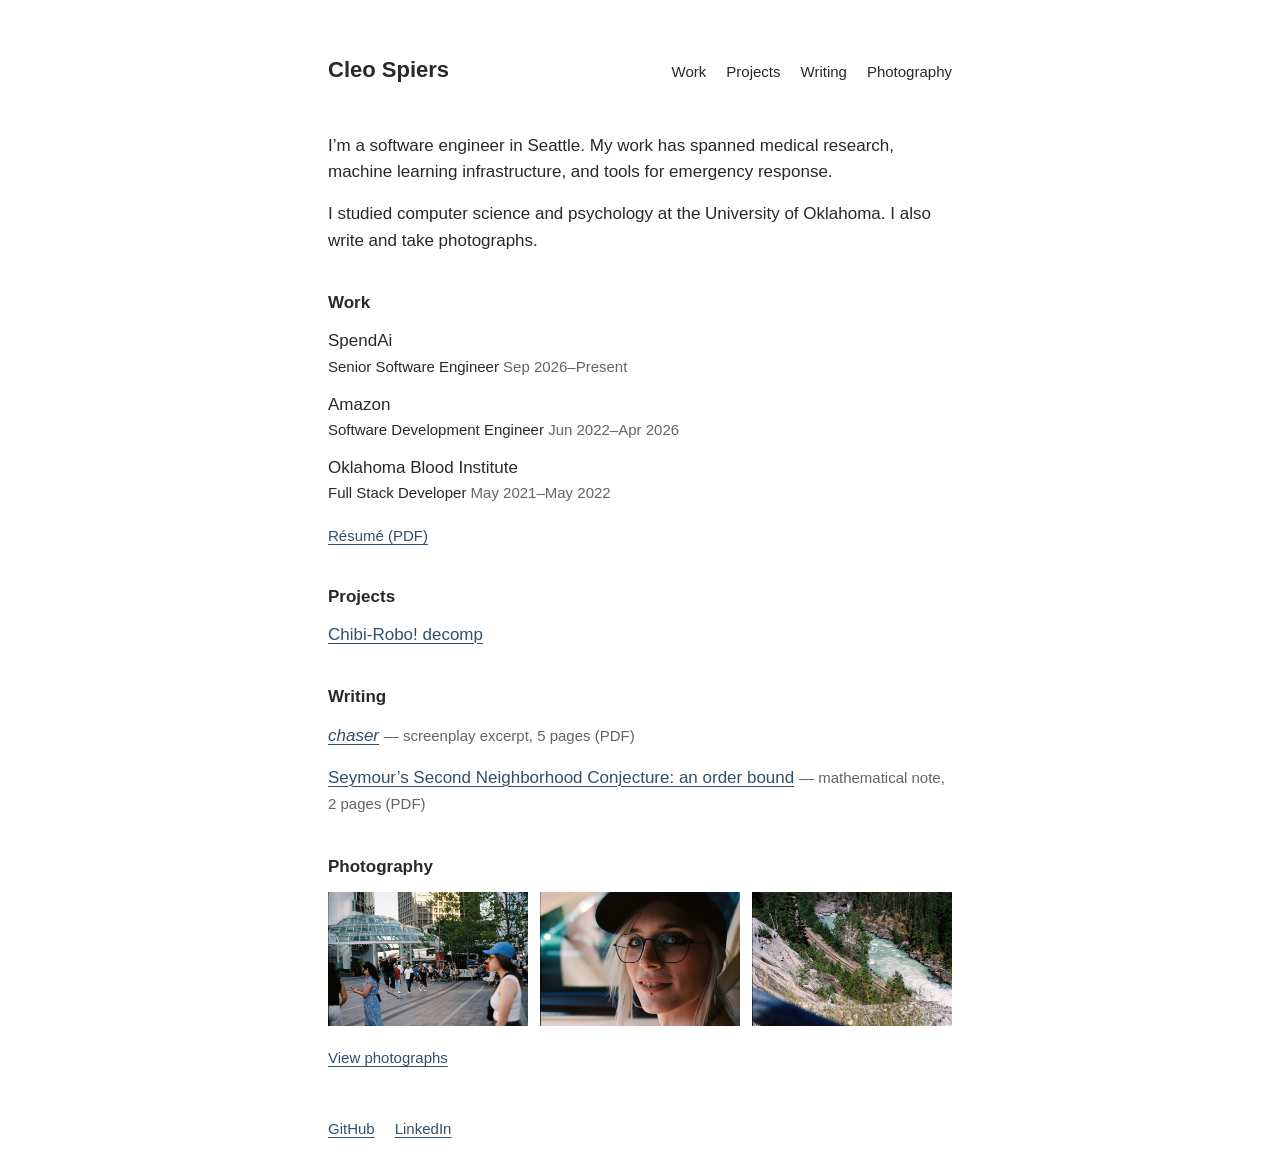
<file: index.html>
<!doctype html>
<html lang="en">
<head>
  <meta charset="utf-8">
  <meta name="viewport" content="width=device-width, initial-scale=1">
  <meta name="description" content="Cleo Spiers is a software engineer based in Seattle. Projects, writing, and photography.">
  <title>Cleo Spiers — Software Engineer, Writing &amp; Photography</title>
  <link rel="canonical" href="https://cleosp.com/">
  <link rel="icon" href="favicon.svg" type="image/svg+xml">
  <link rel="icon" href="favicon.ico" sizes="16x16 32x32 48x48">
  <meta property="og:type" content="website">
  <meta property="og:site_name" content="Cleo Spiers">
  <meta property="og:locale" content="en_US">
  <meta property="og:title" content="Cleo Spiers — Software Engineer, Writing &amp; Photography">
  <meta property="og:description" content="Cleo Spiers is a software engineer based in Seattle. Projects, writing, and photography.">
  <meta property="og:url" content="https://cleosp.com/">
  <meta property="og:image" content="https://cleosp.com/assets/photos/skateboarder-large.jpg">
  <meta property="og:image:type" content="image/jpeg">
  <meta property="og:image:width" content="2000">
  <meta property="og:image:height" content="1338">
  <meta property="og:image:alt" content="A skateboarder mid-jump among pedestrians in a city plaza. Photograph by Cleo Spiers.">
  <meta name="twitter:card" content="summary_large_image">
  <meta name="twitter:title" content="Cleo Spiers — Software Engineer, Writing &amp; Photography">
  <meta name="twitter:description" content="Cleo Spiers is a software engineer based in Seattle. Projects, writing, and photography.">
  <meta name="twitter:image" content="https://cleosp.com/assets/photos/skateboarder-large.jpg">
  <meta name="twitter:image:alt" content="A skateboarder mid-jump among pedestrians in a city plaza. Photograph by Cleo Spiers.">
  <script type="application/ld+json">
  {
    "@context": "https://schema.org",
    "@graph": [
      {
        "@type": "WebSite",
        "@id": "https://cleosp.com/#website",
        "url": "https://cleosp.com/",
        "name": "Cleo Spiers",
        "inLanguage": "en",
        "publisher": { "@id": "https://cleosp.com/#person" }
      },
      {
        "@type": "ProfilePage",
        "@id": "https://cleosp.com/#webpage",
        "url": "https://cleosp.com/",
        "name": "Cleo Spiers — Software Engineer, Writing & Photography",
        "description": "Cleo Spiers is a software engineer based in Seattle. Projects, writing, and photography.",
        "inLanguage": "en",
        "isPartOf": { "@id": "https://cleosp.com/#website" },
        "mainEntity": { "@id": "https://cleosp.com/#person" }
      },
      {
        "@type": "Person",
        "@id": "https://cleosp.com/#person",
        "name": "Cleo Spiers",
        "url": "https://cleosp.com/",
        "jobTitle": "Software Engineer",
        "homeLocation": { "@type": "Place", "name": "Seattle" },
        "alumniOf": { "@type": "CollegeOrUniversity", "name": "University of Oklahoma" },
        "sameAs": ["https://github.com/CleoSp", "https://www.linkedin.com/in/cleo-spiers/"]
      }
    ]
  }
  </script>
  <link rel="stylesheet" href="style.css">
</head>
<body>
  <a class="skip-link" href="#main">Skip to content</a>
  <div class="layout">
    <header class="site-header">
      <h1 class="site-name">Cleo Spiers</h1>
      <nav aria-label="Main navigation">
        <a href="index.html#work">Work</a>
        <a href="index.html#projects">Projects</a>
        <a href="index.html#writing">Writing</a>
        <a href="photography.html">Photography</a>
      </nav>
    </header>
    <main id="main">
      <div class="introduction">
        <p>I’m a software engineer in Seattle. My work has spanned medical research, machine learning infrastructure, and tools for emergency response.</p>
        <p>I studied computer science and psychology at the University of Oklahoma. I also write and take photographs.</p>
      </div>

      <section id="work" aria-labelledby="work-heading">
        <h2 id="work-heading">Work</h2>
        <dl class="employment-list">
          <div>
            <dt>SpendAi</dt>
            <dd>Senior Software Engineer <span class="meta"><time datetime="2026-09">Sep 2026</time>–Present</span></dd>
          </div>
          <div>
            <dt>Amazon</dt>
            <dd>Software Development Engineer <span class="meta"><time datetime="2022-06">Jun 2022</time>–<time datetime="2026-04">Apr 2026</time></span></dd>
          </div>
          <div>
            <dt>Oklahoma Blood Institute</dt>
            <dd>Full Stack Developer <span class="meta"><time datetime="2021-05">May 2021</time>–<time datetime="2022-05">May 2022</time></span></dd>
          </div>
        </dl>
        <p class="document-links"><a href="assets/cleo-spiers-resume.pdf">Résumé (PDF)</a></p>
      </section>

      <section id="projects" aria-labelledby="projects-heading">
        <h2 id="projects-heading">Projects</h2>
        <p><a href="chibirobo-decomp/">Chibi-Robo! decomp</a></p>
      </section>

      <section id="writing" aria-labelledby="writing-heading">
        <h2 id="writing-heading">Writing</h2>
        <p><a href="assets/chaser-excerpt.pdf"><i>chaser</i></a> <span class="meta">— screenplay excerpt, 5 pages (PDF)</span></p>
        <p><a href="assets/seymour-order-bound.pdf">Seymour’s Second Neighborhood Conjecture: an order bound</a> <span class="meta">— mathematical note, 2 pages (PDF)</span></p>
      </section>

      <section id="photography" aria-labelledby="photography-heading">
        <h2 id="photography-heading">Photography</h2>
        <div class="photo-preview">
          <a href="photography.html#skateboarder"><img src="assets/photos/skateboarder-small.jpg" srcset="assets/photos/skateboarder-small.jpg 800w, assets/photos/skateboarder-large.jpg 2000w" sizes="(max-width: 34rem) 30vw, 195px" width="800" height="535" alt="A skateboarder mid-jump among pedestrians in a city plaza." loading="lazy" decoding="async"></a>
          <a href="photography.html#portrait-close"><img src="assets/photos/portrait-close-small.jpg" srcset="assets/photos/portrait-close-small.jpg 800w, assets/photos/portrait-close-large.jpg 2000w" sizes="(max-width: 34rem) 30vw, 195px" width="800" height="535" alt="A close portrait of a person wearing glasses and a black cap." loading="lazy" decoding="async"></a>
          <a href="photography.html#river-and-railway"><img src="assets/photos/river-and-railway-small.jpg" srcset="assets/photos/river-and-railway-small.jpg 800w, assets/photos/river-and-railway-large.jpg 2000w" sizes="(max-width: 34rem) 30vw, 195px" width="800" height="535" alt="Railway tracks follow a pale blue river through a rocky forested gorge." loading="lazy" decoding="async"></a>
        </div>
        <p class="document-links"><a href="photography.html">View photographs</a></p>
      </section>
    </main>
    <footer>
      <a href="https://github.com/CleoSp" rel="me">GitHub</a>
      <a href="https://www.linkedin.com/in/cleo-spiers/" rel="me">LinkedIn</a>
    </footer>
  </div>
</body>
</html>
</file>
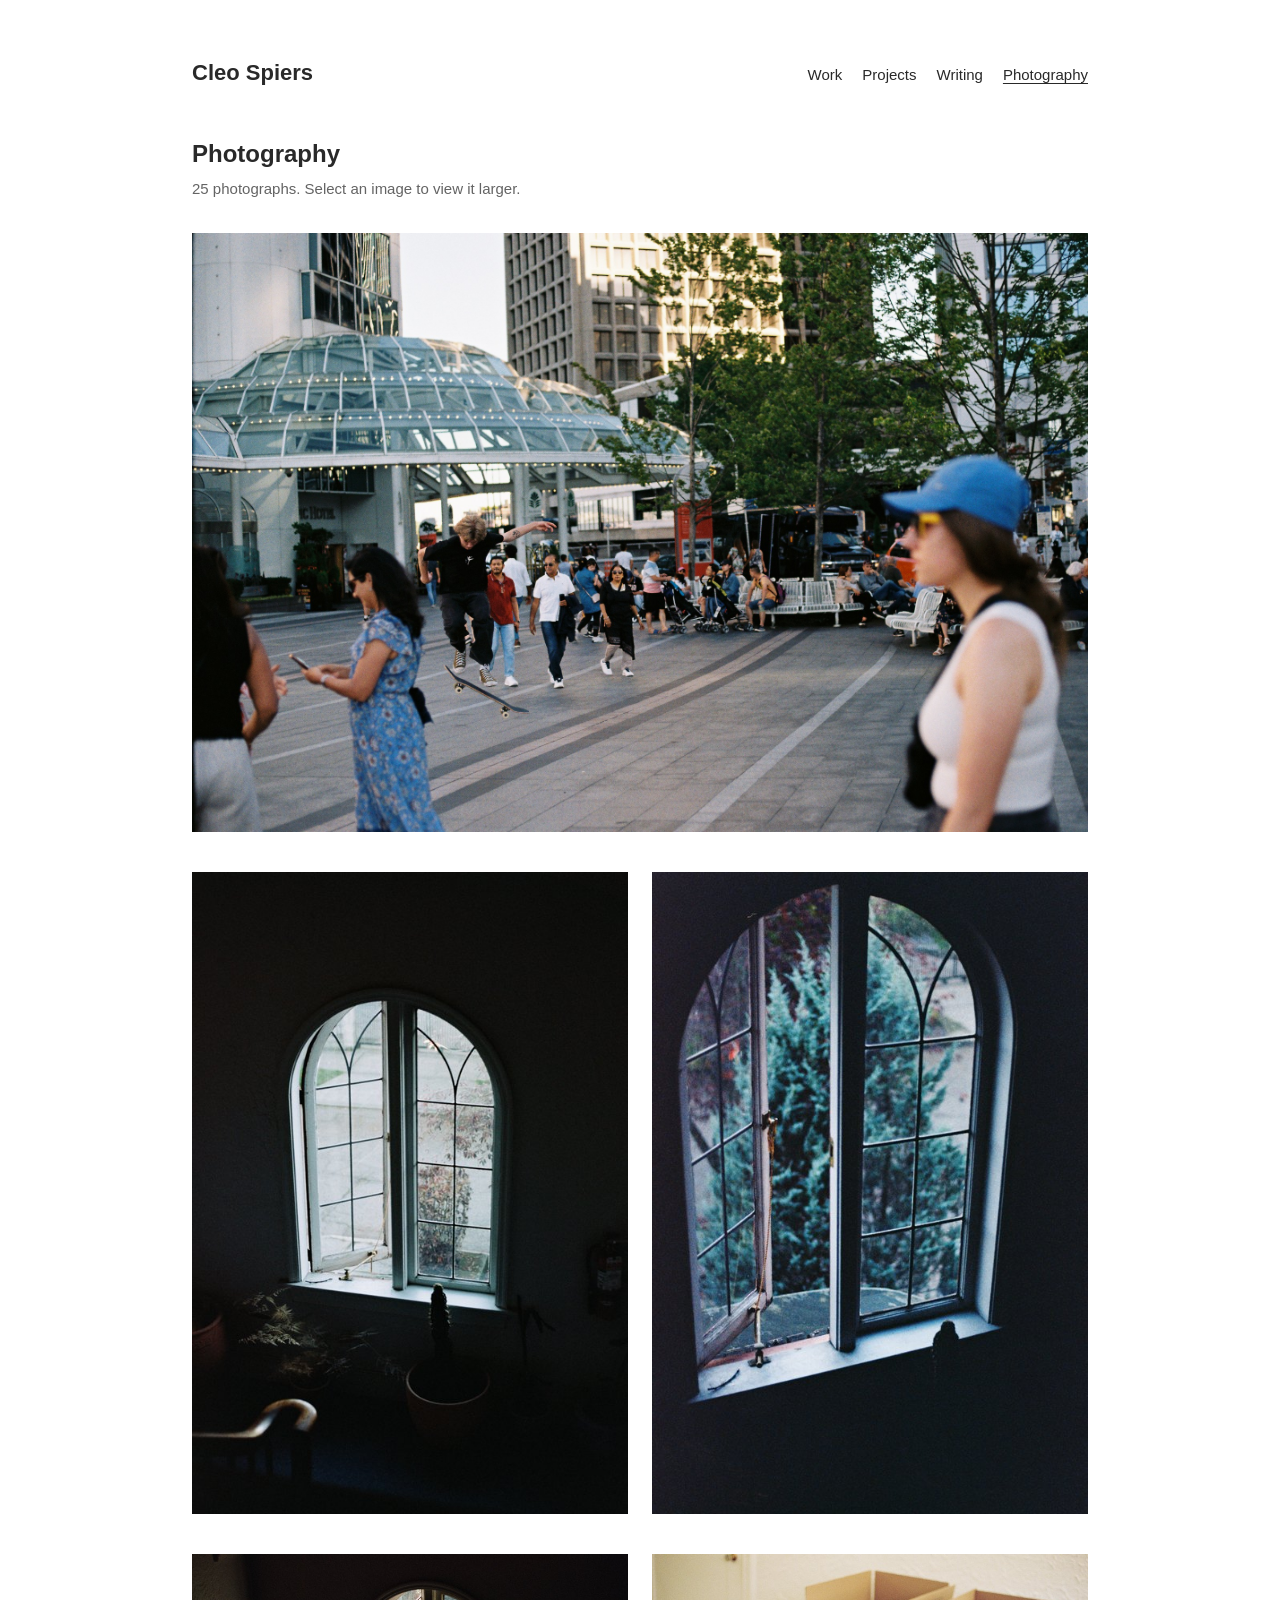
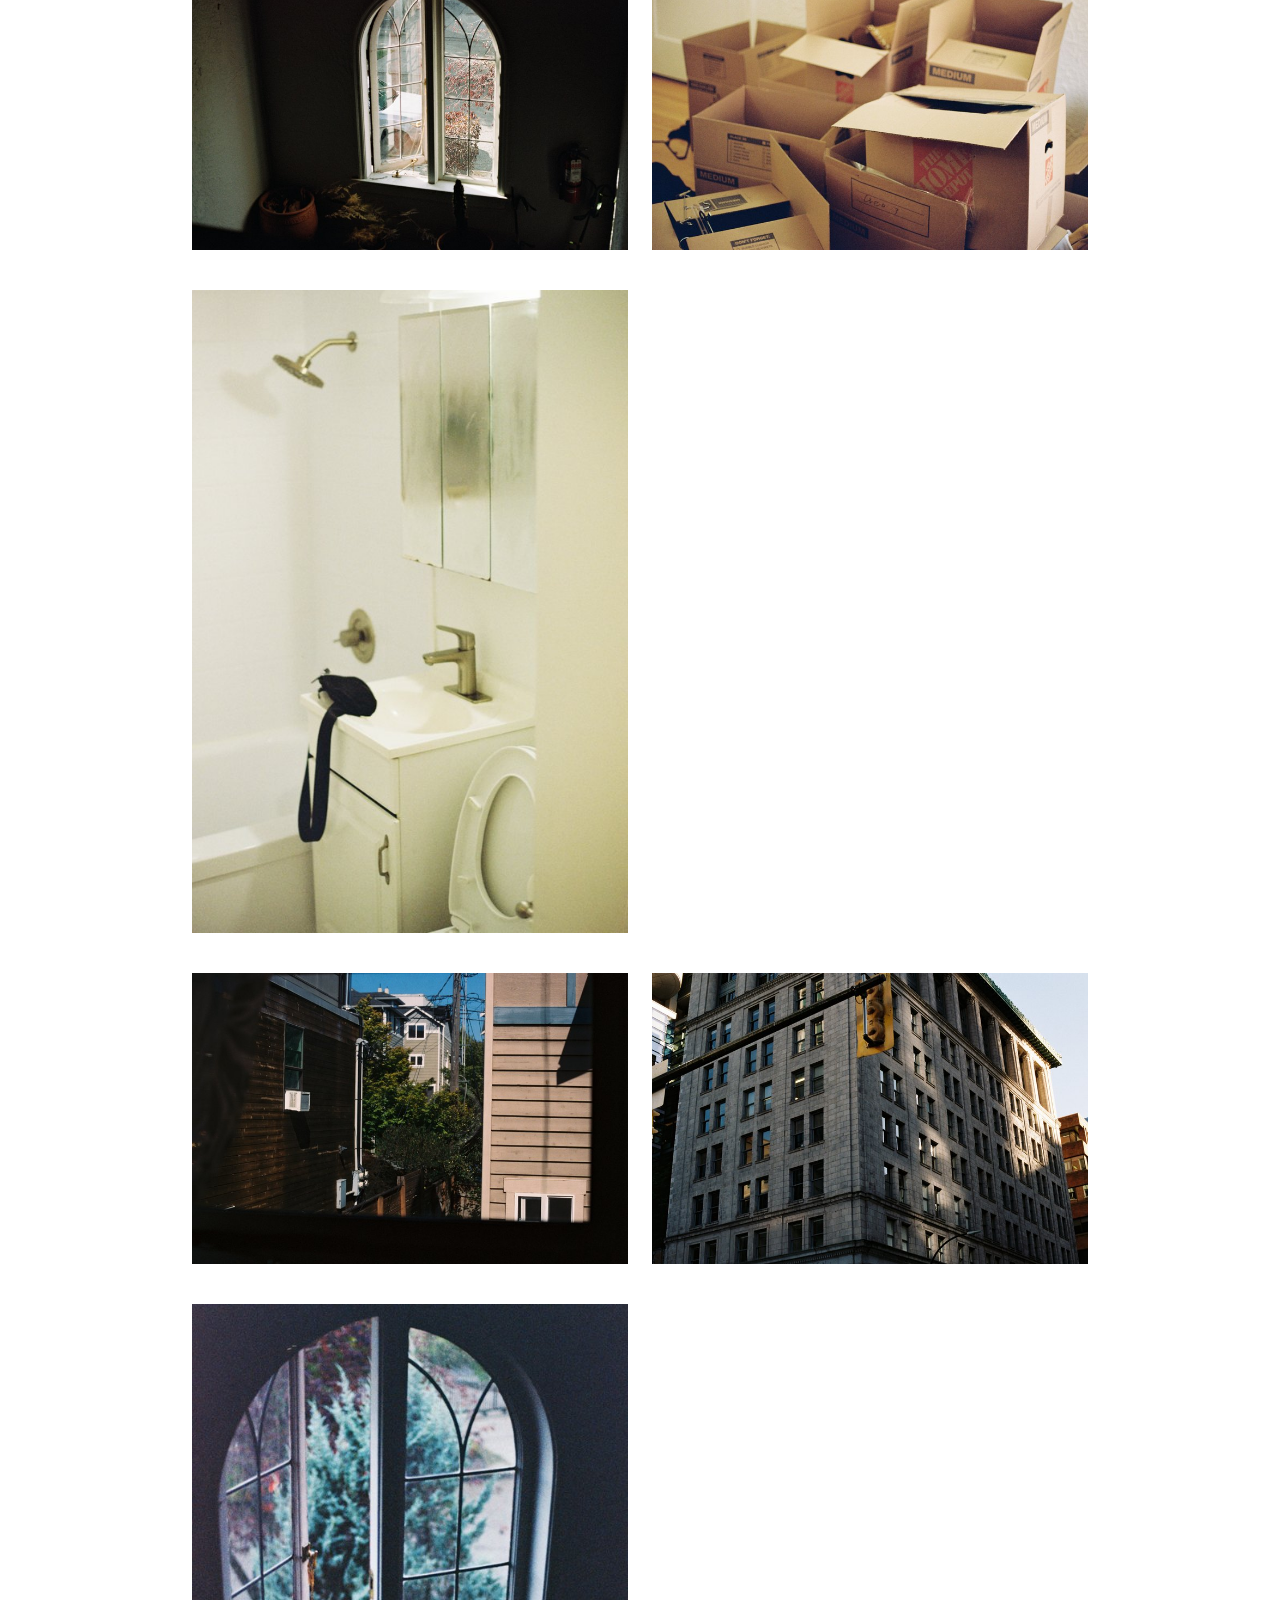
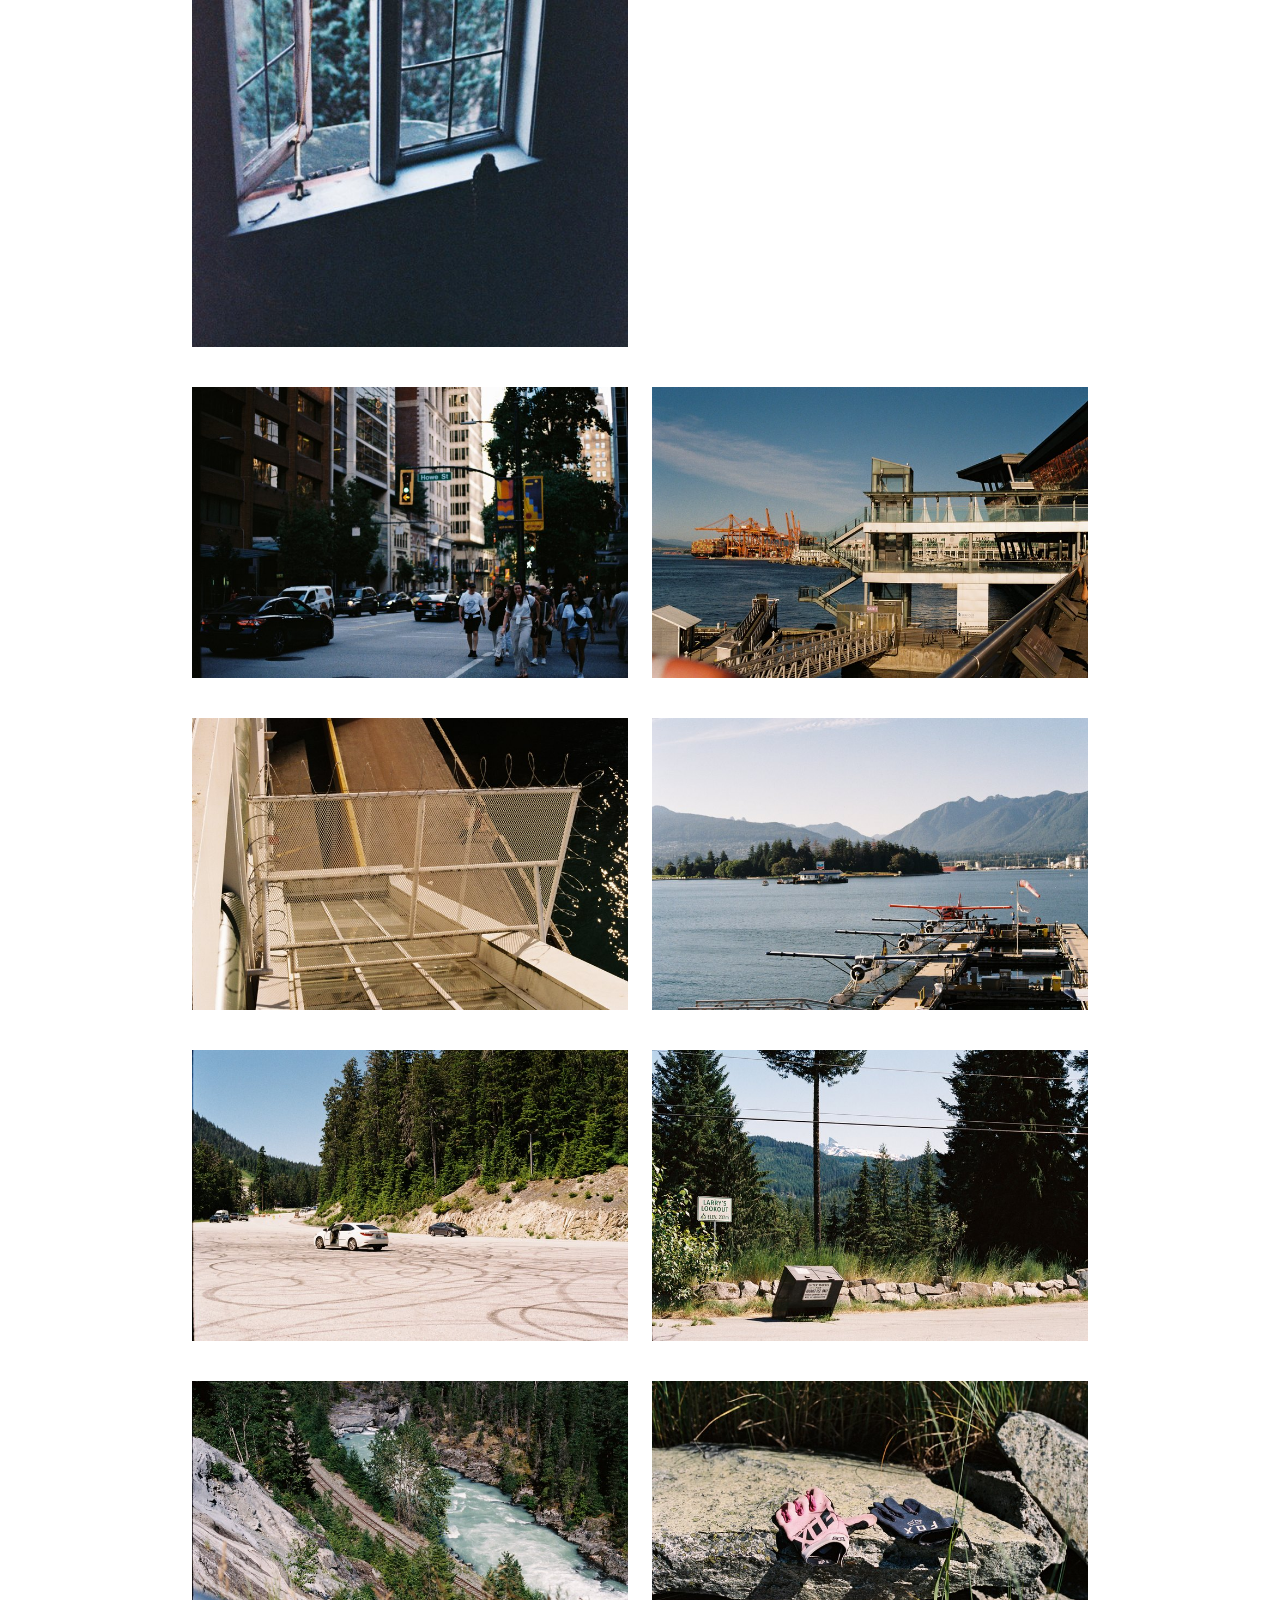
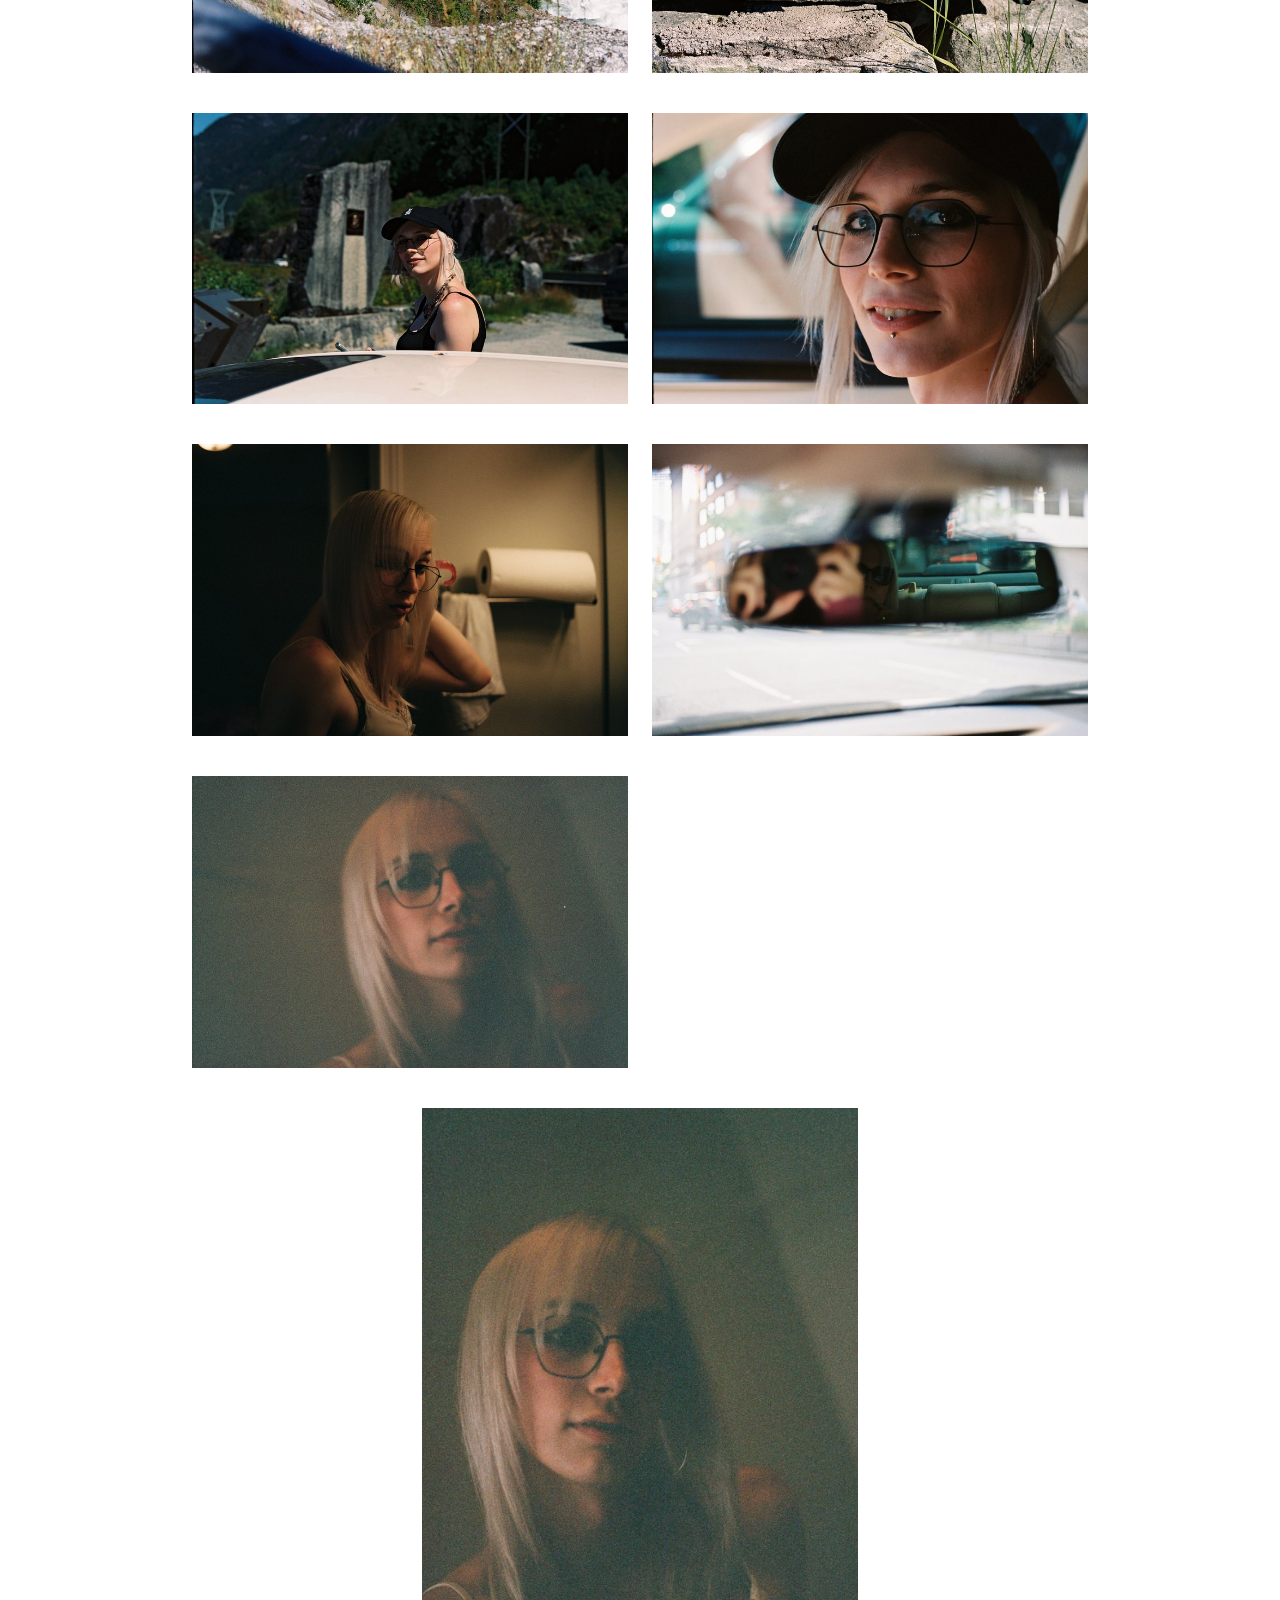
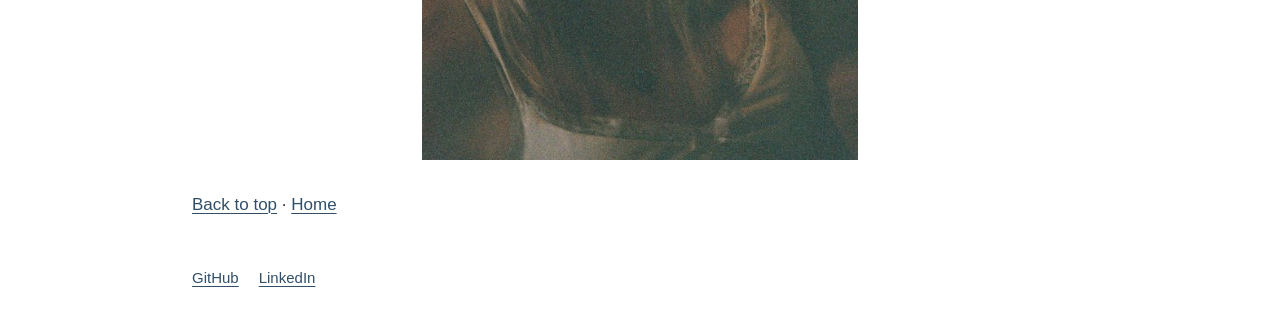
<file: photography.html>
<!doctype html>
<html lang="en">
<head>
  <meta charset="utf-8">
  <meta name="viewport" content="width=device-width, initial-scale=1">
  <meta name="description" content="Photographs by Cleo Spiers. A collection of portraits, interiors, streets, and landscapes.">
  <title>Photography — Cleo Spiers</title>
  <link rel="canonical" href="https://cleosp.com/photography.html">
  <link rel="icon" href="favicon.svg" type="image/svg+xml">
  <link rel="icon" href="favicon.ico" sizes="16x16 32x32 48x48">
  <meta property="og:type" content="website">
  <meta property="og:site_name" content="Cleo Spiers">
  <meta property="og:locale" content="en_US">
  <meta property="og:title" content="Photography — Cleo Spiers">
  <meta property="og:description" content="Photographs by Cleo Spiers. A collection of portraits, interiors, streets, and landscapes.">
  <meta property="og:url" content="https://cleosp.com/photography.html">
  <meta property="og:image" content="https://cleosp.com/assets/photos/skateboarder-large.jpg">
  <meta property="og:image:type" content="image/jpeg">
  <meta property="og:image:width" content="2000">
  <meta property="og:image:height" content="1338">
  <meta property="og:image:alt" content="A skateboarder mid-jump among pedestrians in a city plaza. Photograph by Cleo Spiers.">
  <meta name="twitter:card" content="summary_large_image">
  <meta name="twitter:title" content="Photography — Cleo Spiers">
  <meta name="twitter:description" content="Photographs by Cleo Spiers. A collection of portraits, interiors, streets, and landscapes.">
  <meta name="twitter:image" content="https://cleosp.com/assets/photos/skateboarder-large.jpg">
  <meta name="twitter:image:alt" content="A skateboarder mid-jump among pedestrians in a city plaza. Photograph by Cleo Spiers.">
  <script type="application/ld+json">
  {
    "@context": "https://schema.org",
    "@type": "CollectionPage",
    "@id": "https://cleosp.com/photography.html#webpage",
    "url": "https://cleosp.com/photography.html",
    "name": "Photography — Cleo Spiers",
    "description": "Photographs by Cleo Spiers. A collection of portraits, interiors, streets, and landscapes.",
    "inLanguage": "en",
    "isPartOf": { "@type": "WebSite", "@id": "https://cleosp.com/#website", "url": "https://cleosp.com/", "name": "Cleo Spiers" },
    "creator": { "@type": "Person", "@id": "https://cleosp.com/#person", "name": "Cleo Spiers", "url": "https://cleosp.com/" },
    "primaryImageOfPage": {
      "@type": "ImageObject",
      "contentUrl": "https://cleosp.com/assets/photos/skateboarder-large.jpg",
      "caption": "A skateboarder mid-jump among pedestrians in a city plaza.",
      "width": 2000,
      "height": 1338,
      "creator": { "@id": "https://cleosp.com/#person" }
    }
  }
  </script>
  <link rel="stylesheet" href="style.css">
</head>
<body>
  <a class="skip-link" href="#main">Skip to content</a>
  <div class="layout photography-layout">
    <header class="site-header">
      <a class="site-name" href="index.html">Cleo Spiers</a>
      <nav aria-label="Main navigation">
        <a href="index.html#work">Work</a>
        <a href="index.html#projects">Projects</a>
        <a href="index.html#writing">Writing</a>
        <a href="photography.html" aria-current="page">Photography</a>
      </nav>
    </header>
    <main id="main">
      <h1>Photography</h1>
      <p class="meta">25 photographs. Select an image to view it larger.</p>
      <div class="photo-gallery">
        <figure id="skateboarder" class="gallery-opening">
          <a href="assets/photos/skateboarder-large.jpg" aria-label="View larger photograph: A skateboarder mid-jump among pedestrians in a city plaza.">
            <img src="assets/photos/skateboarder-small.jpg" srcset="assets/photos/skateboarder-small.jpg 800w, assets/photos/skateboarder-large.jpg 2000w" sizes="(max-width: 34rem) calc(100vw - 40px), (max-width: 960px) calc(100vw - 64px), 896px" width="800" height="535" alt="A skateboarder mid-jump among pedestrians in a city plaza." loading="eager" decoding="async">
          </a>
        </figure>
        <figure id="scan-071">
          <a href="assets/photos/scan-071-large.jpg" aria-label="View larger photograph: An arched window lights plants in a dark room.">
            <img src="assets/photos/scan-071-small.jpg" srcset="assets/photos/scan-071-small.jpg 543w, assets/photos/scan-071-large.jpg 1357w" sizes="(max-width: 34rem) calc(100vw - 40px), (max-width: 960px) calc((100vw - 88px) / 2), 436px" width="543" height="800" alt="An arched window lights plants in a dark room." loading="lazy" decoding="async">
          </a>
        </figure>
        <figure id="scan-070">
          <a href="assets/photos/scan-070-large.jpg" aria-label="View larger photograph: Trees seen through an open arched window.">
            <img src="assets/photos/scan-070-small.jpg" srcset="assets/photos/scan-070-small.jpg 543w, assets/photos/scan-070-large.jpg 1357w" sizes="(max-width: 34rem) calc(100vw - 40px), (max-width: 960px) calc((100vw - 88px) / 2), 436px" width="543" height="800" alt="Trees seen through an open arched window." loading="lazy" decoding="async">
          </a>
        </figure>
        <figure id="scan-065">
          <a href="assets/photos/scan-065-large.jpg" aria-label="View larger photograph: Sunlight falls through an arched window onto potted plants.">
            <img src="assets/photos/scan-065-small.jpg" srcset="assets/photos/scan-065-small.jpg 800w, assets/photos/scan-065-large.jpg 2000w" sizes="(max-width: 34rem) calc(100vw - 40px), (max-width: 960px) calc((100vw - 88px) / 2), 436px" width="800" height="543" alt="Sunlight falls through an arched window onto potted plants." loading="lazy" decoding="async">
          </a>
        </figure>
        <figure id="scan-072">
          <a href="assets/photos/scan-072-large.jpg" aria-label="View larger photograph: Open cardboard moving boxes spread across a room.">
            <img src="assets/photos/scan-072-small.jpg" srcset="assets/photos/scan-072-small.jpg 800w, assets/photos/scan-072-large.jpg 2000w" sizes="(max-width: 34rem) calc(100vw - 40px), (max-width: 960px) calc((100vw - 88px) / 2), 436px" width="800" height="543" alt="Open cardboard moving boxes spread across a room." loading="lazy" decoding="async">
          </a>
        </figure>
        <figure id="scan-075">
          <a href="assets/photos/scan-075-large.jpg" aria-label="View larger photograph: A camera rests on the sink in a softly lit bathroom.">
            <img src="assets/photos/scan-075-small.jpg" srcset="assets/photos/scan-075-small.jpg 543w, assets/photos/scan-075-large.jpg 1357w" sizes="(max-width: 34rem) calc(100vw - 40px), (max-width: 960px) calc((100vw - 88px) / 2), 436px" width="543" height="800" alt="A camera rests on the sink in a softly lit bathroom." loading="lazy" decoding="async">
          </a>
        </figure>
        <figure id="scan-064">
          <a href="assets/photos/scan-064-large.jpg" aria-label="View larger photograph: A tall stack of moving boxes beside a white door.">
            <img src="assets/photos/scan-064-small.jpg" srcset="assets/photos/scan-064-small.jpg 543w, assets/photos/scan-064-large.jpg 1357w" sizes="(max-width: 34rem) calc(100vw - 40px), (max-width: 960px) calc((100vw - 88px) / 2), 436px" width="543" height="800" alt="A tall stack of moving boxes beside a white door." loading="lazy" decoding="async">
          </a>
        </figure>
        <figure id="between-houses">
          <a href="assets/photos/between-houses-large.jpg" aria-label="View larger photograph: Sunlight and shadow fall across two houses and the narrow space between them.">
            <img src="assets/photos/between-houses-small.jpg" srcset="assets/photos/between-houses-small.jpg 800w, assets/photos/between-houses-large.jpg 2000w" sizes="(max-width: 34rem) calc(100vw - 40px), (max-width: 960px) calc((100vw - 88px) / 2), 436px" width="800" height="535" alt="Sunlight and shadow fall across two houses and the narrow space between them." loading="lazy" decoding="async">
          </a>
        </figure>
        <figure id="stone-building">
          <a href="assets/photos/stone-building-large.jpg" aria-label="View larger photograph: Late sunlight catches the corner of a stone building beneath a traffic signal.">
            <img src="assets/photos/stone-building-small.jpg" srcset="assets/photos/stone-building-small.jpg 800w, assets/photos/stone-building-large.jpg 2000w" sizes="(max-width: 34rem) calc(100vw - 40px), (max-width: 960px) calc((100vw - 88px) / 2), 436px" width="800" height="535" alt="Late sunlight catches the corner of a stone building beneath a traffic signal." loading="lazy" decoding="async">
          </a>
        </figure>
        <figure id="scan-069">
          <a href="assets/photos/scan-069-large.jpg" aria-label="View larger photograph: An arched window and its sill against a shadowed wall.">
            <img src="assets/photos/scan-069-small.jpg" srcset="assets/photos/scan-069-small.jpg 543w, assets/photos/scan-069-large.jpg 1357w" sizes="(max-width: 34rem) calc(100vw - 40px), (max-width: 960px) calc((100vw - 88px) / 2), 436px" width="543" height="800" alt="An arched window and its sill against a shadowed wall." loading="lazy" decoding="async">
          </a>
        </figure>
        <figure id="scan-041">
          <a href="assets/photos/scan-041-large.jpg" aria-label="View larger photograph: Orange traffic posts wrapped in caution tape beside a brick wall.">
            <img src="assets/photos/scan-041-small.jpg" srcset="assets/photos/scan-041-small.jpg 543w, assets/photos/scan-041-large.jpg 1357w" sizes="(max-width: 34rem) calc(100vw - 40px), (max-width: 960px) calc((100vw - 88px) / 2), 436px" width="543" height="800" alt="Orange traffic posts wrapped in caution tape beside a brick wall." loading="lazy" decoding="async">
          </a>
        </figure>
        <figure id="street-crossing">
          <a href="assets/photos/street-crossing-large.jpg" aria-label="View larger photograph: Pedestrians cross a busy street beneath the Howe Street sign.">
            <img src="assets/photos/street-crossing-small.jpg" srcset="assets/photos/street-crossing-small.jpg 800w, assets/photos/street-crossing-large.jpg 2000w" sizes="(max-width: 34rem) calc(100vw - 40px), (max-width: 960px) calc((100vw - 88px) / 2), 436px" width="800" height="535" alt="Pedestrians cross a busy street beneath the Howe Street sign." loading="lazy" decoding="async">
          </a>
        </figure>
        <figure id="harbor">
          <a href="assets/photos/harbor-large.jpg" aria-label="View larger photograph: Waterfront stairs and buildings with orange cargo cranes across the harbor.">
            <img src="assets/photos/harbor-small.jpg" srcset="assets/photos/harbor-small.jpg 800w, assets/photos/harbor-large.jpg 2000w" sizes="(max-width: 34rem) calc(100vw - 40px), (max-width: 960px) calc((100vw - 88px) / 2), 436px" width="800" height="535" alt="Waterfront stairs and buildings with orange cargo cranes across the harbor." loading="lazy" decoding="async">
          </a>
        </figure>
        <figure id="waterfront-stairs">
          <a href="assets/photos/waterfront-stairs-large.jpg" aria-label="View larger photograph: A metal stairway and wire gate above dark water.">
            <img src="assets/photos/waterfront-stairs-small.jpg" srcset="assets/photos/waterfront-stairs-small.jpg 800w, assets/photos/waterfront-stairs-large.jpg 2000w" sizes="(max-width: 34rem) calc(100vw - 40px), (max-width: 960px) calc((100vw - 88px) / 2), 436px" width="800" height="535" alt="A metal stairway and wire gate above dark water." loading="lazy" decoding="async">
          </a>
        </figure>
        <figure id="seaplanes">
          <a href="assets/photos/seaplanes-large.jpg" aria-label="View larger photograph: Seaplanes lined up at a dock with water and mountains beyond.">
            <img src="assets/photos/seaplanes-small.jpg" srcset="assets/photos/seaplanes-small.jpg 800w, assets/photos/seaplanes-large.jpg 2000w" sizes="(max-width: 34rem) calc(100vw - 40px), (max-width: 960px) calc((100vw - 88px) / 2), 436px" width="800" height="535" alt="Seaplanes lined up at a dock with water and mountains beyond." loading="lazy" decoding="async">
          </a>
        </figure>
        <figure id="mountain-parking">
          <a href="assets/photos/mountain-parking-large.jpg" aria-label="View larger photograph: A white car with an open door in a mountain parking lot marked with tire tracks.">
            <img src="assets/photos/mountain-parking-small.jpg" srcset="assets/photos/mountain-parking-small.jpg 800w, assets/photos/mountain-parking-large.jpg 2000w" sizes="(max-width: 34rem) calc(100vw - 40px), (max-width: 960px) calc((100vw - 88px) / 2), 436px" width="800" height="535" alt="A white car with an open door in a mountain parking lot marked with tire tracks." loading="lazy" decoding="async">
          </a>
        </figure>
        <figure id="mountain-lookout">
          <a href="assets/photos/mountain-lookout-large.jpg" aria-label="View larger photograph: A roadside lookout with evergreen trees and a distant snow-covered peak.">
            <img src="assets/photos/mountain-lookout-small.jpg" srcset="assets/photos/mountain-lookout-small.jpg 800w, assets/photos/mountain-lookout-large.jpg 2000w" sizes="(max-width: 34rem) calc(100vw - 40px), (max-width: 960px) calc((100vw - 88px) / 2), 436px" width="800" height="535" alt="A roadside lookout with evergreen trees and a distant snow-covered peak." loading="lazy" decoding="async">
          </a>
        </figure>
        <figure id="river-and-railway">
          <a href="assets/photos/river-and-railway-large.jpg" aria-label="View larger photograph: Railway tracks follow a pale blue river through a rocky forested gorge.">
            <img src="assets/photos/river-and-railway-small.jpg" srcset="assets/photos/river-and-railway-small.jpg 800w, assets/photos/river-and-railway-large.jpg 2000w" sizes="(max-width: 34rem) calc(100vw - 40px), (max-width: 960px) calc((100vw - 88px) / 2), 436px" width="800" height="535" alt="Railway tracks follow a pale blue river through a rocky forested gorge." loading="lazy" decoding="async">
          </a>
        </figure>
        <figure id="gloves-on-stone">
          <a href="assets/photos/gloves-on-stone-large.jpg" aria-label="View larger photograph: Pink and dark blue cycling gloves lie on a sunlit stone wall.">
            <img src="assets/photos/gloves-on-stone-small.jpg" srcset="assets/photos/gloves-on-stone-small.jpg 800w, assets/photos/gloves-on-stone-large.jpg 2000w" sizes="(max-width: 34rem) calc(100vw - 40px), (max-width: 960px) calc((100vw - 88px) / 2), 436px" width="800" height="535" alt="Pink and dark blue cycling gloves lie on a sunlit stone wall." loading="lazy" decoding="async">
          </a>
        </figure>
        <figure id="portrait-outdoors">
          <a href="assets/photos/portrait-outdoors-large.jpg" aria-label="View larger photograph: A person wearing a black cap and glasses beside a car in the mountains.">
            <img src="assets/photos/portrait-outdoors-small.jpg" srcset="assets/photos/portrait-outdoors-small.jpg 800w, assets/photos/portrait-outdoors-large.jpg 2000w" sizes="(max-width: 34rem) calc(100vw - 40px), (max-width: 960px) calc((100vw - 88px) / 2), 436px" width="800" height="535" alt="A person wearing a black cap and glasses beside a car in the mountains." loading="lazy" decoding="async">
          </a>
        </figure>
        <figure id="portrait-close">
          <a href="assets/photos/portrait-close-large.jpg" aria-label="View larger photograph: A close portrait of a person wearing glasses and a black cap.">
            <img src="assets/photos/portrait-close-small.jpg" srcset="assets/photos/portrait-close-small.jpg 800w, assets/photos/portrait-close-large.jpg 2000w" sizes="(max-width: 34rem) calc(100vw - 40px), (max-width: 960px) calc((100vw - 88px) / 2), 436px" width="800" height="535" alt="A close portrait of a person wearing glasses and a black cap." loading="lazy" decoding="async">
          </a>
        </figure>
        <figure id="portrait-warm-light">
          <a href="assets/photos/portrait-warm-light-large.jpg" aria-label="View larger photograph: A person with glasses and light hair in warm indoor light.">
            <img src="assets/photos/portrait-warm-light-small.jpg" srcset="assets/photos/portrait-warm-light-small.jpg 800w, assets/photos/portrait-warm-light-large.jpg 2000w" sizes="(max-width: 34rem) calc(100vw - 40px), (max-width: 960px) calc((100vw - 88px) / 2), 436px" width="800" height="535" alt="A person with glasses and light hair in warm indoor light." loading="lazy" decoding="async">
          </a>
        </figure>
        <figure id="rearview-mirror">
          <a href="assets/photos/rearview-mirror-large.jpg" aria-label="View larger photograph: A camera and its photographer reflected in a car rearview mirror.">
            <img src="assets/photos/rearview-mirror-small.jpg" srcset="assets/photos/rearview-mirror-small.jpg 800w, assets/photos/rearview-mirror-large.jpg 2000w" sizes="(max-width: 34rem) calc(100vw - 40px), (max-width: 960px) calc((100vw - 88px) / 2), 436px" width="800" height="535" alt="A camera and its photographer reflected in a car rearview mirror." loading="lazy" decoding="async">
          </a>
        </figure>
        <figure id="portrait-in-shadow">
          <a href="assets/photos/portrait-in-shadow-large.jpg" aria-label="View larger photograph: A grainy portrait of a person wearing glasses in low light.">
            <img src="assets/photos/portrait-in-shadow-small.jpg" srcset="assets/photos/portrait-in-shadow-small.jpg 800w, assets/photos/portrait-in-shadow-large.jpg 2000w" sizes="(max-width: 34rem) calc(100vw - 40px), (max-width: 960px) calc((100vw - 88px) / 2), 436px" width="800" height="535" alt="A grainy portrait of a person wearing glasses in low light." loading="lazy" decoding="async">
          </a>
        </figure>
        <figure id="portrait-reclining" class="gallery-portrait">
          <a href="assets/photos/portrait-upright-large.jpg" aria-label="View larger photograph: A grainy vertical portrait of a person with glasses in low light.">
            <img src="assets/photos/portrait-upright-small.jpg" srcset="assets/photos/portrait-upright-small.jpg 535w, assets/photos/portrait-upright-large.jpg 1338w" sizes="(max-width: 34rem) calc(100vw - 40px), (max-width: 960px) calc((100vw - 88px) / 2), 436px" width="535" height="800" alt="A grainy vertical portrait of a person with glasses in low light." loading="lazy" decoding="async">
          </a>
        </figure>
      </div>
      <p class="closing"><a href="#main">Back to top</a> · <a href="index.html">Home</a></p>
    </main>
    <footer>
      <a href="https://github.com/CleoSp" rel="me">GitHub</a>
      <a href="https://www.linkedin.com/in/cleo-spiers/" rel="me">LinkedIn</a>
    </footer>
  </div>
</body>
</html>
</file>
<file: style.css>
/* Local fonts and ordinary document flow. No scripts or build step. */
:root {
  color-scheme: light;
  font-family: Calibri, "Segoe UI", Arial, sans-serif;
  color: #292929;
  background: #fff;
}

* { box-sizing: border-box; }
html { scroll-padding-top: 1.5rem; }
body { margin: 0; font-size: 1.0625rem; line-height: 1.55; }
.layout { max-width: 43rem; margin: 0 auto; padding: 3.5rem 2rem 2rem; }
a { color: #314f68; text-decoration-thickness: 1px; text-underline-offset: .18em; }
a:hover { color: #172f42; text-decoration-thickness: 2px; }
a:focus-visible { outline: 2px solid #314f68; outline-offset: 4px; }

.site-header { display: flex; justify-content: space-between; align-items: baseline; flex-wrap: wrap; gap: .75rem 2rem; margin-bottom: 3rem; }
.site-name { margin: 0; color: inherit; font-size: 1.375rem; font-weight: 600; text-decoration: none; }
nav { display: flex; flex-wrap: wrap; gap: 1.25rem; font-size: .9375rem; }
nav a { color: inherit; text-decoration: none; }
nav a:hover { text-decoration: underline; }
main { overflow-wrap: break-word; }
h1 { margin: 0 0 .5rem; font-size: 1.5rem; line-height: 1.3; font-weight: 600; }
h2 { margin: 1.75rem 0 .75rem; font-size: 1.0625rem; font-weight: 600; }
p { margin: 0 0 1rem; }
section { margin-top: 2.25rem; }
section h2 { margin-top: 0; }
.meta, .project-meta { color: #646464; font-size: .9375rem; }
.project-meta { margin-bottom: 1.75rem; }
.work-list { margin: 0; }
.work-list > div { display: grid; grid-template-columns: 6rem minmax(0, 1fr); gap: 1rem; margin-bottom: .8rem; }
dd { margin: 0; }
.document-links { margin-top: 1.25rem; font-size: .9375rem; }
.employment-list { margin: 0; }
.employment-list > div { margin-bottom: .85rem; }
.employment-list dd { font-size: .9375rem; }
.employment-list .meta { display: inline-block; margin-left: .5rem; }
.employment-list dd > .meta:first-child { margin-left: 0; }
.closing { margin-top: 2rem; }
footer { display: flex; gap: 1.25rem; margin-top: 3rem; font-size: .9375rem; }

.photo-preview { display: grid; grid-template-columns: repeat(3, minmax(0, 1fr)); gap: .75rem; align-items: center; }
.photo-preview a, .photo-gallery a { display: block; }
.photo-preview img, .photo-gallery img { display: block; width: 100%; height: auto; }
.photography-layout { max-width: 60rem; }
.photo-gallery { display: grid; grid-template-columns: repeat(2, minmax(0, 1fr)); gap: 2.5rem 1.5rem; align-items: center; margin-top: 2rem; }
.photo-gallery figure { margin: 0; min-width: 0; }
.photo-gallery .gallery-opening { grid-column: 1 / -1; }
.photo-gallery .gallery-portrait { grid-column: 1 / -1; width: calc((100% - 1.5rem) / 2); justify-self: center; }
nav a[aria-current="page"] { text-decoration: underline; }

.skip-link { position: absolute; top: .5rem; left: .5rem; padding: .4rem; background: white; transform: translateY(-200%); }
.skip-link:focus { transform: none; }

@media (max-width: 34rem) {
  .layout { padding: 2rem 1.25rem; }
  .site-header { display: block; margin-bottom: 2rem; }
  nav { margin-top: .75rem; }
  .work-list > div { grid-template-columns: 1fr; gap: .15rem; margin-bottom: 1rem; }
  .photo-preview { gap: .5rem; }
  .photo-gallery { grid-template-columns: 1fr; gap: 1.5rem; }
  .photo-gallery .gallery-portrait { width: 100%; }
}

@media print {
  .layout { max-width: none; padding: 0; }
  nav, footer, .skip-link { display: none; }
  section { break-inside: avoid; }
}

/*# sourceMappingURL=style.css.map */
</file>
